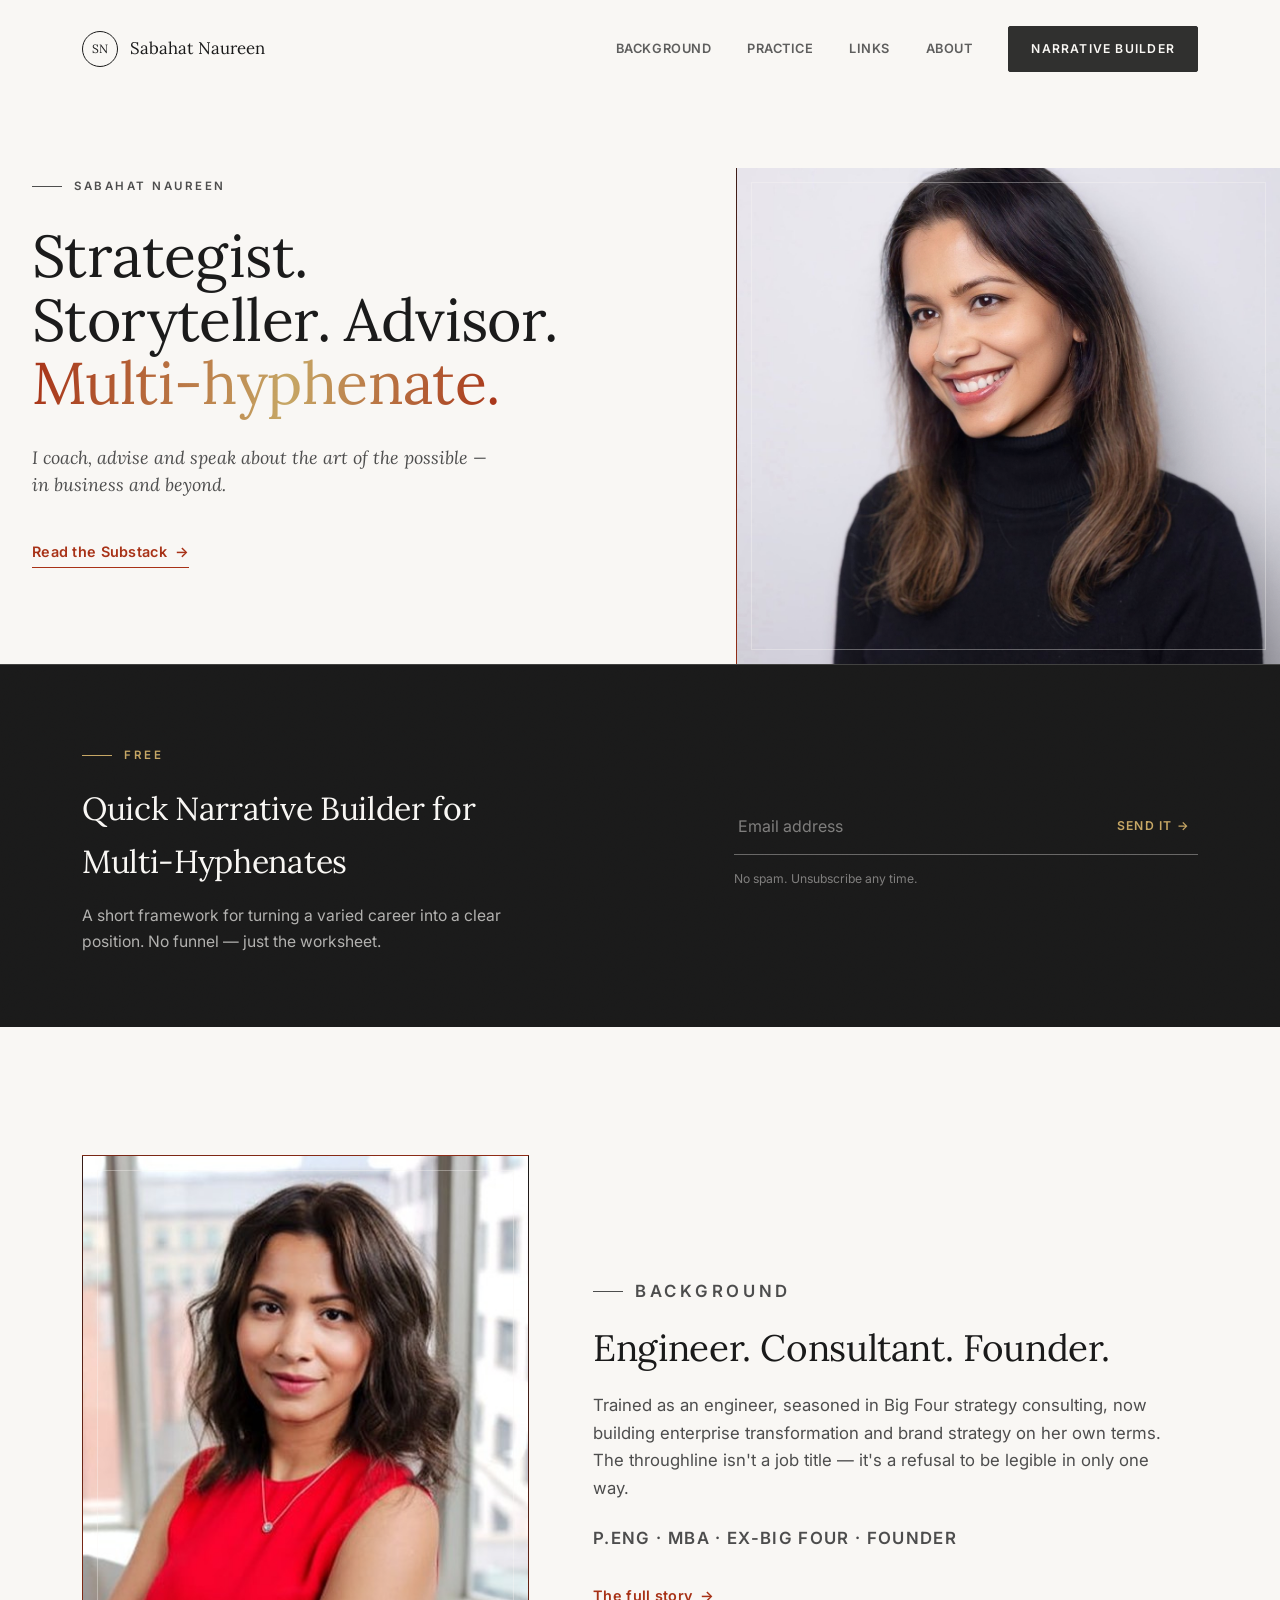
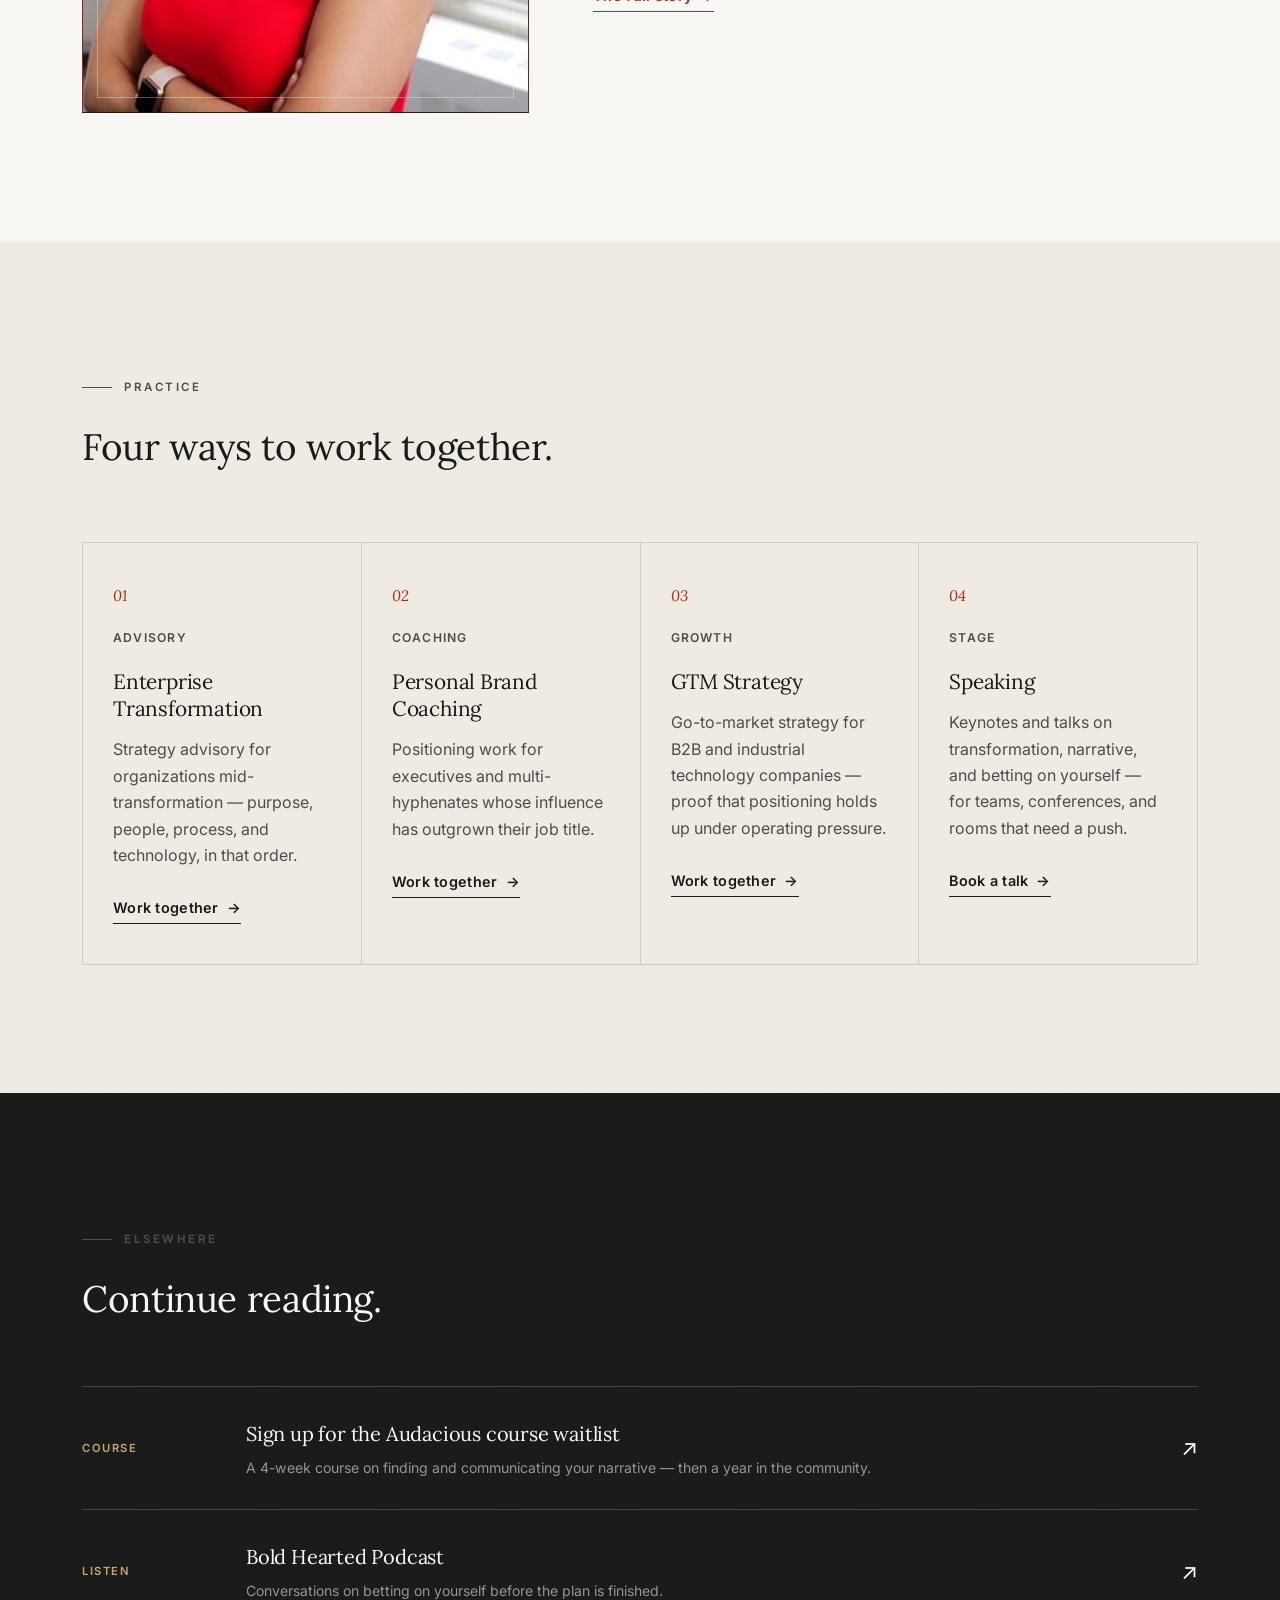
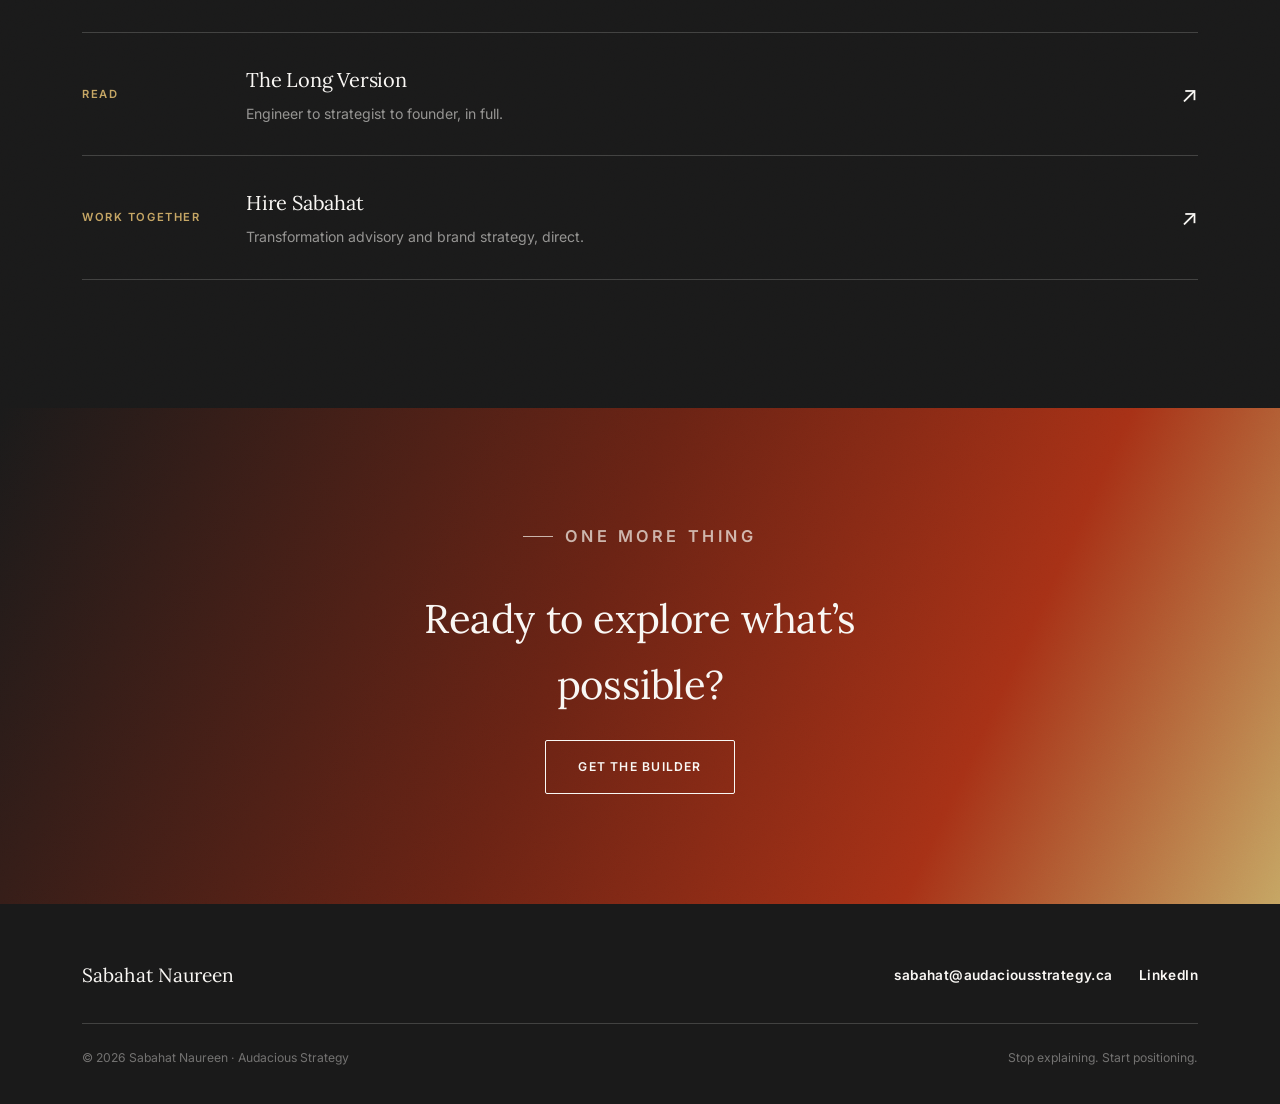
<file: index.html>
<!DOCTYPE html>
<html lang="en">
<head>
<meta charset="UTF-8">
<meta name="google-site-verification" content="Q75PWlkGe-RUHaIgs6eCNdro_2aiHlCtkUtiJMHM3zg" />
<meta name="viewport" content="width=device-width, initial-scale=1.0">
<title>Sabahat Naureen — Strategist. Storyteller. Advisor. Speaker. Multi-hyphenate.</title>
<meta name="description" content="Sabahat Naureen helps multi-hyphenate professionals turn a varied career into a clear position.">
<link rel="icon" type="image/svg+xml" href="favicon.svg">
<link rel="preconnect" href="https://fonts.googleapis.com">
<link rel="preconnect" href="https://fonts.gstatic.com" crossorigin>
<link href="https://fonts.googleapis.com/css2?family=Lora:ital,wght@0,400;0,500;0,600;1,400&family=Inter:wght@400;500;600;700&display=swap" rel="stylesheet">
<link rel="stylesheet" href="css/styles.css">
<link rel="canonical" href="https://sabahatnaureen.ca/">
<meta property="og:type" content="website">
<meta property="og:url" content="https://sabahatnaureen.ca/">
<meta property="og:title" content="Sabahat Naureen — Strategist. Storyteller. Advisor. Speaker.">
<meta property="og:description" content="I coach, advise and speak about the art of the possible — in business and beyond.">
<meta property="og:image" content="https://sabahatnaureen.ca/images/hero.jpg">
<meta name="twitter:card" content="summary_large_image">
<meta name="twitter:title" content="Sabahat Naureen — Strategist. Storyteller. Advisor. Speaker.">
<meta name="twitter:description" content="I coach, advise and speak about the art of the possible — in business and beyond.">
<meta name="twitter:image" content="https://sabahatnaureen.ca/images/hero.jpg">
<script type="application/ld+json">
{
  "@context": "https://schema.org",
  "@type": "Person",
  "name": "Sabahat Naureen",
  "url": "https://sabahatnaureen.ca",
  "jobTitle": "Strategist, Advisor, Speaker",
  "worksFor": {
    "@type": "Organization",
    "name": "Audacious Strategy",
    "url": "https://www.audaciousstrategy.ca"
  },
  "sameAs": [
    "https://www.linkedin.com/in/sabahatnaureen/",
    "https://sabahatnaureen.substack.com/",
    "https://shows.acast.com/boldhearted"
  ],
  "description": "Strategist, advisor and speaker helping multi-hyphenates turn a varied journey into a compelling story."
}
</script>
<!-- Google tag (gtag.js) -->
<script async src="https://www.googletagmanager.com/gtag/js?id=G-NDT0ZT0HWS"></script>
<script>
  window.dataLayer = window.dataLayer || [];
  function gtag(){dataLayer.push(arguments);}
  gtag('js', new Date());
  gtag('config', 'G-NDT0ZT0HWS');
</script>
</head>
<body>

<nav class="nav nav--on-light">
  <div class="container">
    <a href="#top" class="nav-mark">
      <span class="monogram">SN</span>
      Sabahat Naureen
    </a>
    <div class="nav-links">
      <a href="#why">Background</a>
      <a href="#what-i-do">Practice</a>
      <a href="#links">Links</a>
      <a href="about.html">About</a>
      <a href="#freebie" class="btn btn-primary nav-cta" data-scroll-to-freebie>Narrative Builder</a>
    </div>
    <button class="nav-toggle" aria-label="Toggle menu"><span></span></button>
  </div>
</nav>

<header class="hero has-grain" id="top">
  <div class="hero-grid">
    <div class="hero-text reveal is-visible">
      <p class="eyebrow hero-eyebrow">Sabahat Naureen</p>
      <h1>Strategist. Storyteller. Advisor. <span class="gradient-text">Multi&#8209;hyphenate.</span></h1>
      <p class="hero-sub">I coach, advise and speak about the art of the possible — in business and beyond.</p>
      <div class="hero-links">
        <a href="https://sabahatnaureen.substack.com/" target="_blank" rel="noopener" class="btn-link">
          Read the Substack <span class="arrow">→</span>
        </a>
      </div>
    </div>
    <div class="hero-photo reveal is-visible">
      <div class="photo-frame" style="--ratio: 4/5;">
        <img class="photo-real" src="images/hero.jpg" alt="Sabahat Naureen" onerror="this.style.display='none'" onload="this.nextElementSibling.style.display='none'">
        <div class="photo-mark">
          <svg viewBox="0 0 24 24" fill="none" stroke="currentColor" stroke-width="1"><rect x="2" y="5" width="20" height="15" rx="1"/><circle cx="12" cy="12.5" r="3.5"/><path d="M8 5l1.5-2h5L16 5"/></svg>
          <span>Editorial portrait — 4:5, swap for final photography</span>
        </div>
      </div>
    </div>
  </div>
</header>

<section class="freebie-strip has-grain" id="freebie">
  <div class="container freebie-grid">
    <div class="reveal">
      <p class="eyebrow">Free</p>
      <h2>Quick Narrative Builder for Multi&#8209;Hyphenates</h2>
      <p class="desc">A short framework for turning a varied career into a clear position. No funnel — just the worksheet.</p>
    </div>
    <div class="reveal">
      <form class="freebie-form" data-freebie-form action="https://assets.mailerlite.com/jsonp/1565123/forms/203706337704543257/subscribe" method="post" target="ml_frame_freebie">
        <label for="freebie-email" class="visually-hidden">Email address</label>
        <input id="freebie-email" type="email" name="fields[email]" placeholder="Email address" required autocomplete="email">
        <input type="hidden" name="ml-submit" value="1">
        <input type="hidden" name="anticsrf" value="true">
        <button type="submit">Send it →</button>
      </form>
      <iframe name="ml_frame_freebie" title="MailerLite" style="display:none" aria-hidden="true" tabindex="-1"></iframe>
      <div class="freebie-success" role="status">Sent. Check your inbox for the Narrative Builder.</div>
      <p class="freebie-fineprint">No spam. Unsubscribe any time.</p>
    </div>
  </div>
</section>

<section class="section section--paper" id="why">
  <div class="container about-teaser">
    <div class="photo reveal">
      <div class="photo-frame" style="--ratio: 4/5;">
        <img class="photo-real" src="images/background.jpg" alt="Sabahat Naureen" onerror="this.style.display='none'" onload="this.nextElementSibling.style.display='none'">
        <div class="photo-mark">
          <svg viewBox="0 0 24 24" fill="none" stroke="currentColor" stroke-width="1"><rect x="2" y="5" width="20" height="15" rx="1"/><circle cx="12" cy="12.5" r="3.5"/><path d="M8 5l1.5-2h5L16 5"/></svg>
          <span>Portrait — 4:5, swap for final photography</span>
        </div>
      </div>
    </div>
    <div class="reveal">
      <p class="eyebrow">Background</p>
      <h2>Engineer. Consultant. Founder.</h2>
      <p>Trained as an engineer, seasoned in Big Four strategy consulting, now building enterprise transformation and brand strategy on her own terms. The throughline isn't a job title — it's a refusal to be legible in only one way.</p>
      <p class="credential-line">P.Eng · MBA · Ex-Big Four · Founder</p>
      <a href="about.html" class="btn-link">The full story <span class="arrow">→</span></a>
    </div>
  </div>
</section>

<section class="section section--dim" id="what-i-do">
  <div class="container">
    <div class="reveal">
      <p class="eyebrow">Practice</p>
      <h2 style="max-width: 22ch; font-size: clamp(1.7rem, 3vw, 2.3rem); margin-top: 20px;">Four ways to work together.</h2>
    </div>

    <div class="work-grid">
      <div class="work-card reveal">
        <span class="index">01</span>
        <span class="role">Advisory</span>
        <h3>Enterprise Transformation</h3>
        <p class="desc">Strategy advisory for organizations mid-transformation — purpose, people, process, and technology, in that order.</p>
        <a href="https://www.audaciousstrategy.ca" target="_blank" rel="noopener" class="btn-link">Work together <span class="arrow">→</span></a>
      </div>

      <div class="work-card reveal">
        <span class="index">02</span>
        <span class="role">Coaching</span>
        <h3>Personal Brand Coaching</h3>
        <p class="desc">Positioning work for executives and multi-hyphenates whose influence has outgrown their job title.</p>
        <a href="mailto:sabahat@audaciousstrategy.ca?subject=Personal%20brand%20coaching" class="btn-link">Work together <span class="arrow">→</span></a>
      </div>

      <div class="work-card reveal">
        <span class="index">03</span>
        <span class="role">Growth</span>
        <h3>GTM Strategy</h3>
        <p class="desc">Go-to-market strategy for B2B and industrial technology companies — proof that positioning holds up under operating pressure.</p>
        <a href="mailto:sabahat@audaciousstrategy.ca?subject=GTM%20help%20needed" class="btn-link">Work together <span class="arrow">→</span></a>
      </div>

      <div class="work-card reveal">
        <span class="index">04</span>
        <span class="role">Stage</span>
        <h3>Speaking</h3>
        <p class="desc">Keynotes and talks on transformation, narrative, and betting on yourself — for teams, conferences, and rooms that need a push.</p>
        <a href="mailto:sabahat@audaciousstrategy.ca?subject=Speaking%20inquiry" class="btn-link">Book a talk <span class="arrow">→</span></a>
      </div>
    </div>
  </div>
</section>

<section class="section section--links has-grain" id="links">
  <div class="container">
    <div class="reveal">
      <p class="eyebrow">Elsewhere</p>
      <h2 style="color: var(--paper); font-size: clamp(1.7rem, 3vw, 2.3rem); margin-top: 20px;">Continue reading.</h2>
    </div>

    <div class="links-list">
      <a href="course.html" class="link-row reveal">
        <span class="label">Course</span>
        <div class="title-group">
          <h4>Sign up for the Audacious course waitlist</h4>
          <p class="desc">A 4-week course on finding and communicating your narrative — then a year in the community.</p>
        </div>
        <span class="go">↗</span>
      </a>

      <a href="https://shows.acast.com/boldhearted" target="_blank" rel="noopener" class="link-row reveal">
        <span class="label">Listen</span>
        <div class="title-group">
          <h4>Bold Hearted Podcast</h4>
          <p class="desc">Conversations on betting on yourself before the plan is finished.</p>
        </div>
        <span class="go">↗</span>
      </a>

      <a href="about.html" class="link-row reveal">
        <span class="label">Read</span>
        <div class="title-group">
          <h4>The Long Version</h4>
          <p class="desc">Engineer to strategist to founder, in full.</p>
        </div>
        <span class="go">↗</span>
      </a>

      <a href="mailto:sabahat@audaciousstrategy.ca?subject=Work%20with%20Sabahat" class="link-row reveal">
        <span class="label">Work together</span>
        <div class="title-group">
          <h4>Hire Sabahat</h4>
          <p class="desc">Transformation advisory and brand strategy, direct.</p>
        </div>
        <span class="go">↗</span>
      </a>
    </div>
  </div>
</section>

<section class="cta-band has-grain">
  <div class="container">
    <p class="eyebrow text-center mx-auto" style="justify-content:center; color: rgba(247,243,236,0.7);">One more thing</p>
    <h2 class="mx-auto">Ready to explore what’s possible?</h2>
    <a href="#freebie" class="btn btn-outline-light" data-scroll-to-freebie>Get the Builder</a>
  </div>
</section>

<footer class="footer">
  <div class="container">
    <div class="footer-top">
      <div class="footer-mark">Sabahat Naureen</div>
      <div class="footer-contacts">
        <a href="mailto:sabahat@audaciousstrategy.ca">sabahat@audaciousstrategy.ca</a>
        <a href="https://www.linkedin.com/in/sabahatnaureen/" target="_blank" rel="noopener">LinkedIn</a>
      </div>
    </div>
    <div class="footer-bottom">
      <span>&copy; <span id="year"></span> Sabahat Naureen · Audacious Strategy</span>
      <span>Stop explaining. Start positioning.</span>
    </div>
  </div>
</footer>

<script>document.getElementById("year").textContent = new Date().getFullYear();</script>
<script src="js/main.js"></script>
</body>
</html>
</file>
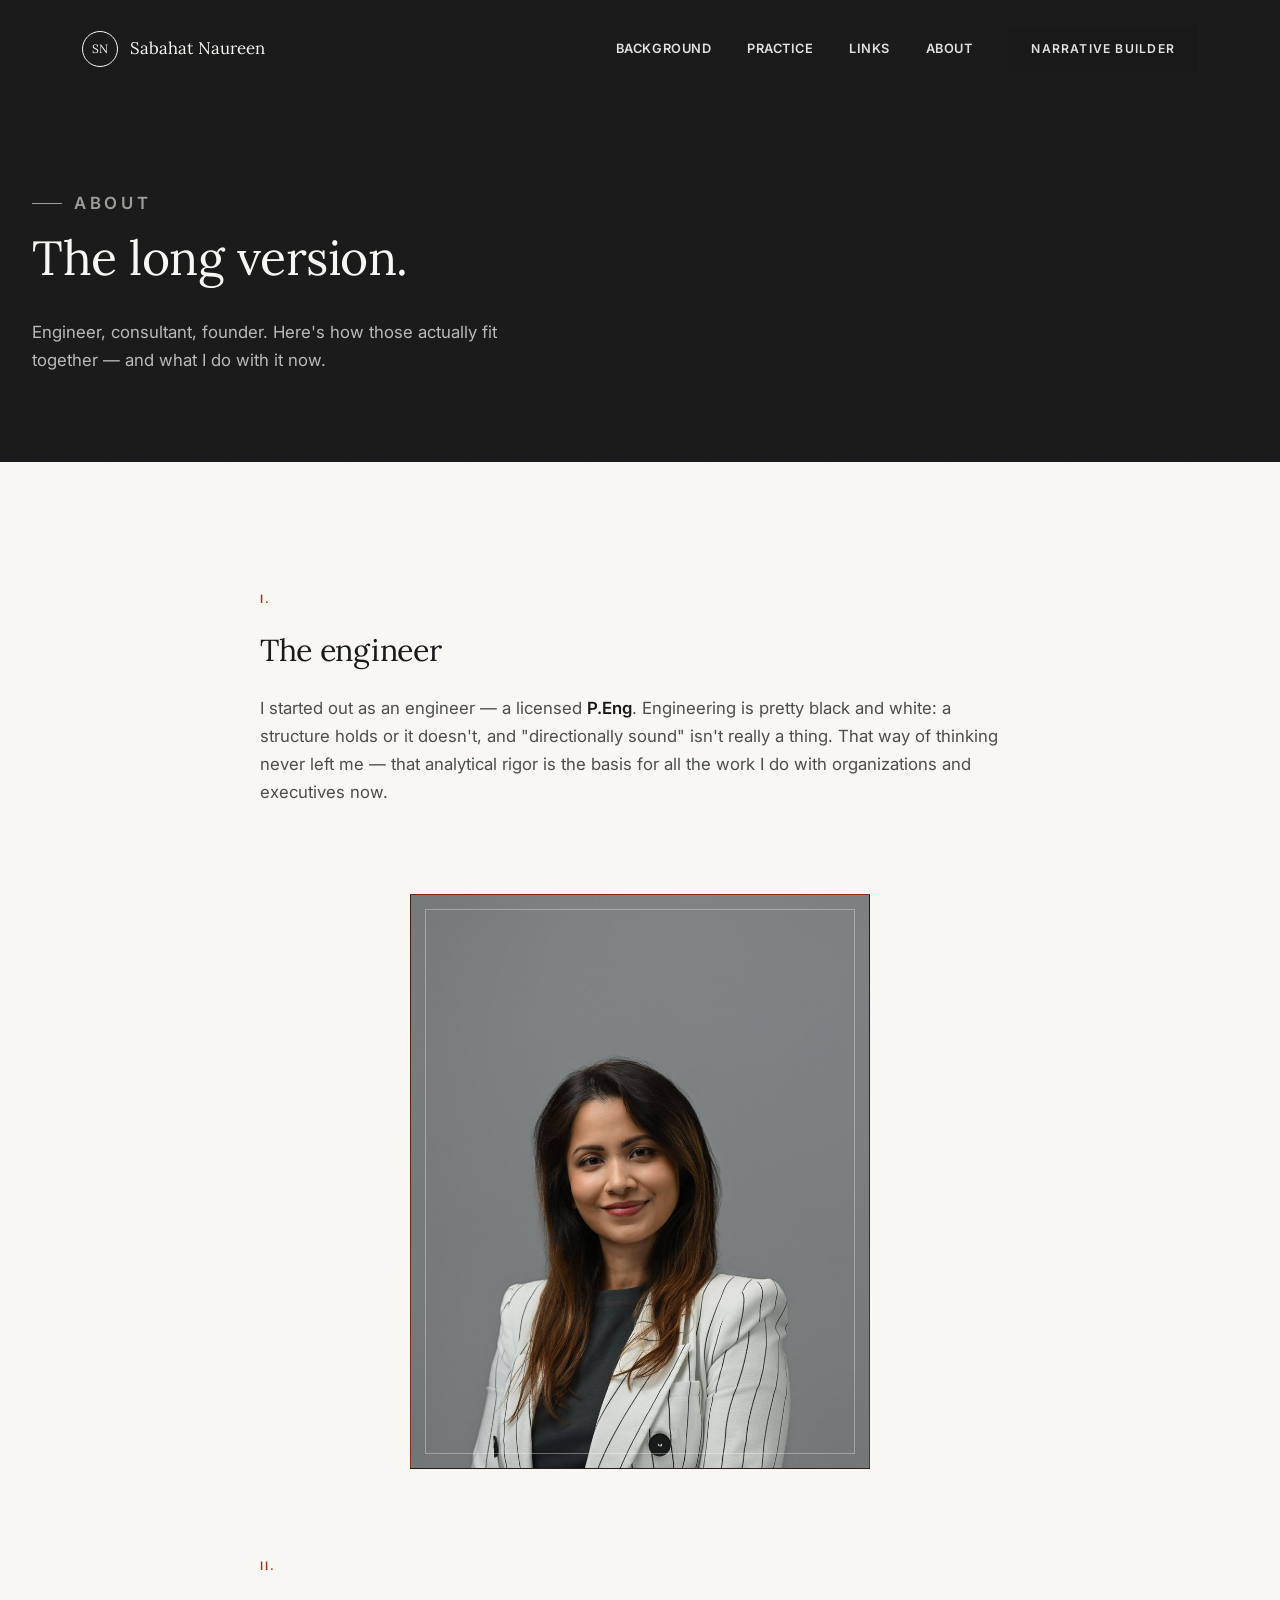
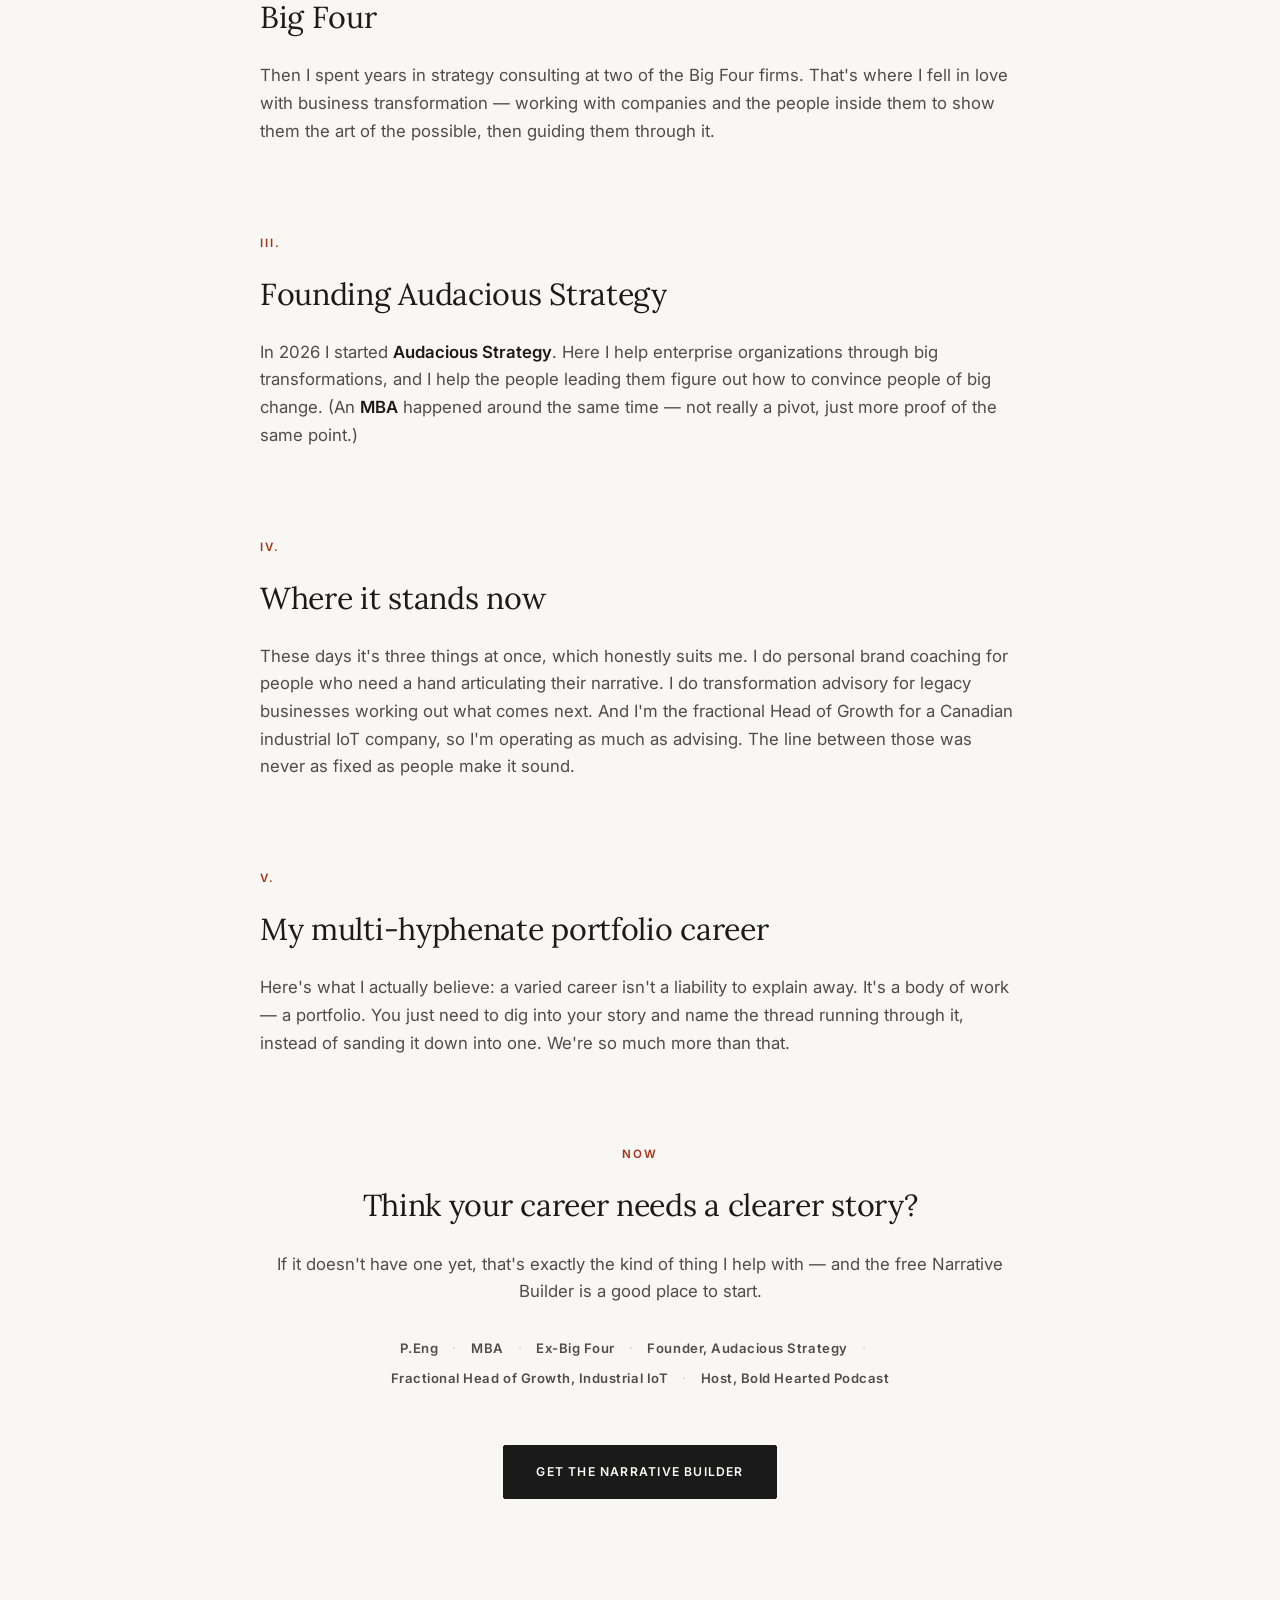
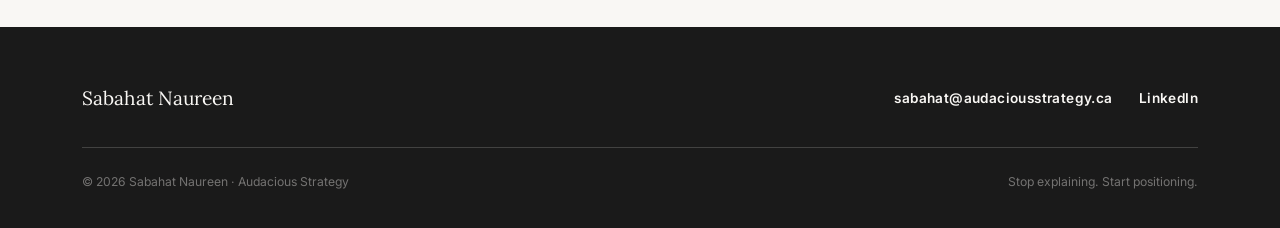
<file: about.html>
<!DOCTYPE html>
<html lang="en">
<head>
<meta charset="UTF-8">
<meta name="viewport" content="width=device-width, initial-scale=1.0">
<title>About — Sabahat Naureen</title>
<meta name="description" content="Engineer, Big Four strategist, founder — the full story behind Sabahat Naureen's positioning work.">
<link rel="icon" type="image/svg+xml" href="favicon.svg">
<link rel="preconnect" href="https://fonts.googleapis.com">
<link rel="preconnect" href="https://fonts.gstatic.com" crossorigin>
<link href="https://fonts.googleapis.com/css2?family=Lora:ital,wght@0,400;0,500;0,600;1,400&family=Inter:wght@400;500;600;700&display=swap" rel="stylesheet">
<link rel="stylesheet" href="css/styles.css">
<link rel="canonical" href="https://sabahatnaureen.ca/about.html">
<meta property="og:type" content="profile">
<meta property="og:url" content="https://sabahatnaureen.ca/about.html">
<meta property="og:title" content="About — Sabahat Naureen">
<meta property="og:description" content="Engineer, consultant, founder — how those actually fit together, and what I do with it now.">
<meta property="og:image" content="https://sabahatnaureen.ca/images/about-portrait.jpg">
<meta name="twitter:card" content="summary_large_image">
<!-- Google tag (gtag.js) -->
<script async src="https://www.googletagmanager.com/gtag/js?id=G-NDT0ZT0HWS"></script>
<script>
  window.dataLayer = window.dataLayer || [];
  function gtag(){dataLayer.push(arguments);}
  gtag('js', new Date());
  gtag('config', 'G-NDT0ZT0HWS');
</script>
</head>
<body>

<nav class="nav">
  <div class="container">
    <a href="index.html#top" class="nav-mark">
      <span class="monogram">SN</span>
      Sabahat Naureen
    </a>
    <div class="nav-links">
      <a href="index.html#why">Background</a>
      <a href="index.html#what-i-do">Practice</a>
      <a href="index.html#links">Links</a>
      <a href="about.html">About</a>
      <a href="index.html#freebie" class="btn btn-primary nav-cta">Narrative Builder</a>
    </div>
    <button class="nav-toggle" aria-label="Toggle menu"><span></span></button>
  </div>
</nav>

<header class="about-hero has-grain">
  <div class="about-hero-grid about-hero-grid--text">
    <div class="about-hero-text reveal is-visible">
      <p class="eyebrow" style="color: rgba(247,243,236,0.6);">About</p>
      <h1>The long version.</h1>
      <p>Engineer, consultant, founder. Here's how those actually fit together — and what I do with it now.</p>
    </div>
  </div>
</header>

<section class="section section--paper">
  <div class="container">
    <div class="story">

      <div class="story-block reveal">
        <span class="chapter">I.</span>
        <h2>The engineer</h2>
        <p>I started out as an engineer — a licensed <strong>P.Eng</strong>. Engineering is pretty black and white: a structure holds or it doesn't, and "directionally sound" isn't really a thing. That way of thinking never left me — that analytical rigor is the basis for all the work I do with organizations and executives now.</p>
      </div>

      <div class="story-photo reveal">
        <div class="photo-frame" style="--ratio: 4/5;">
          <img class="photo-real" src="images/about-portrait.jpg" alt="Sabahat Naureen" onerror="this.style.display='none'" onload="this.nextElementSibling.style.display='none'">
          <div class="photo-mark">
            <svg viewBox="0 0 24 24" fill="none" stroke="currentColor" stroke-width="1"><rect x="2" y="5" width="20" height="15" rx="1"/><circle cx="12" cy="12.5" r="3.5"/><path d="M8 5l1.5-2h5L16 5"/></svg>
            <span>Wide editorial image — swap for final photography</span>
          </div>
        </div>
      </div>

      <div class="story-block reveal">
        <span class="chapter">II.</span>
        <h2>Big Four</h2>
        <p>Then I spent years in strategy consulting at two of the Big Four firms. That's where I fell in love with business transformation — working with companies and the people inside them to show them the art of the possible, then guiding them through it.</p>
      </div>

      <div class="story-block reveal">
        <span class="chapter">III.</span>
        <h2>Founding Audacious Strategy</h2>
        <p>In 2026 I started <strong>Audacious Strategy</strong>. Here I help enterprise organizations through big transformations, and I help the people leading them figure out how to convince people of big change. (An <strong>MBA</strong> happened around the same time — not really a pivot, just more proof of the same point.)</p>
      </div>

      <div class="story-block reveal">
        <span class="chapter">IV.</span>
        <h2>Where it stands now</h2>
        <p>These days it's three things at once, which honestly suits me. I do personal brand coaching for people who need a hand articulating their narrative. I do transformation advisory for legacy businesses working out what comes next. And I'm the fractional Head of Growth for a Canadian industrial IoT company, so I'm operating as much as advising. The line between those was never as fixed as people make it sound.</p>
      </div>

      <div class="story-block reveal">
        <span class="chapter">V.</span>
        <h2>My multi-hyphenate portfolio career</h2>
        <p>Here's what I actually believe: a varied career isn't a liability to explain away. It's a body of work — a portfolio. You just need to dig into your story and name the thread running through it, instead of sanding it down into one. We're so much more than that.</p>
      </div>

      <div class="story-block reveal text-center">
        <span class="chapter">Now</span>
        <h2>Think your career needs a clearer story?</h2>
        <p class="max-measure mx-auto">If it doesn't have one yet, that's exactly the kind of thing I help with — and the free Narrative Builder is a good place to start.</p>
        <div class="credentials-list">
          <span>P.Eng</span>
          <span>MBA</span>
          <span>Ex-Big Four</span>
          <span>Founder, Audacious Strategy</span>
          <span>Fractional Head of Growth, Industrial IoT</span>
          <span>Host, Bold Hearted Podcast</span>
        </div>
        <p class="mt-56"><a href="index.html#freebie" class="btn btn-primary">Get the Narrative Builder</a></p>
      </div>

    </div>
  </div>
</section>

<footer class="footer">
  <div class="container">
    <div class="footer-top">
      <div class="footer-mark">Sabahat Naureen</div>
      <div class="footer-contacts">
        <a href="mailto:sabahat@audaciousstrategy.ca">sabahat@audaciousstrategy.ca</a>
        <a href="#" data-todo-link="LinkedIn profile URL isn't wired up yet — add the real URL.">LinkedIn</a>
      </div>
    </div>
    <div class="footer-bottom">
      <span>&copy; <span id="year"></span> Sabahat Naureen · Audacious Strategy</span>
      <span>Stop explaining. Start positioning.</span>
    </div>
  </div>
</footer>

<script>document.getElementById("year").textContent = new Date().getFullYear();</script>
<script src="js/main.js"></script>
</body>
</html>
</file>
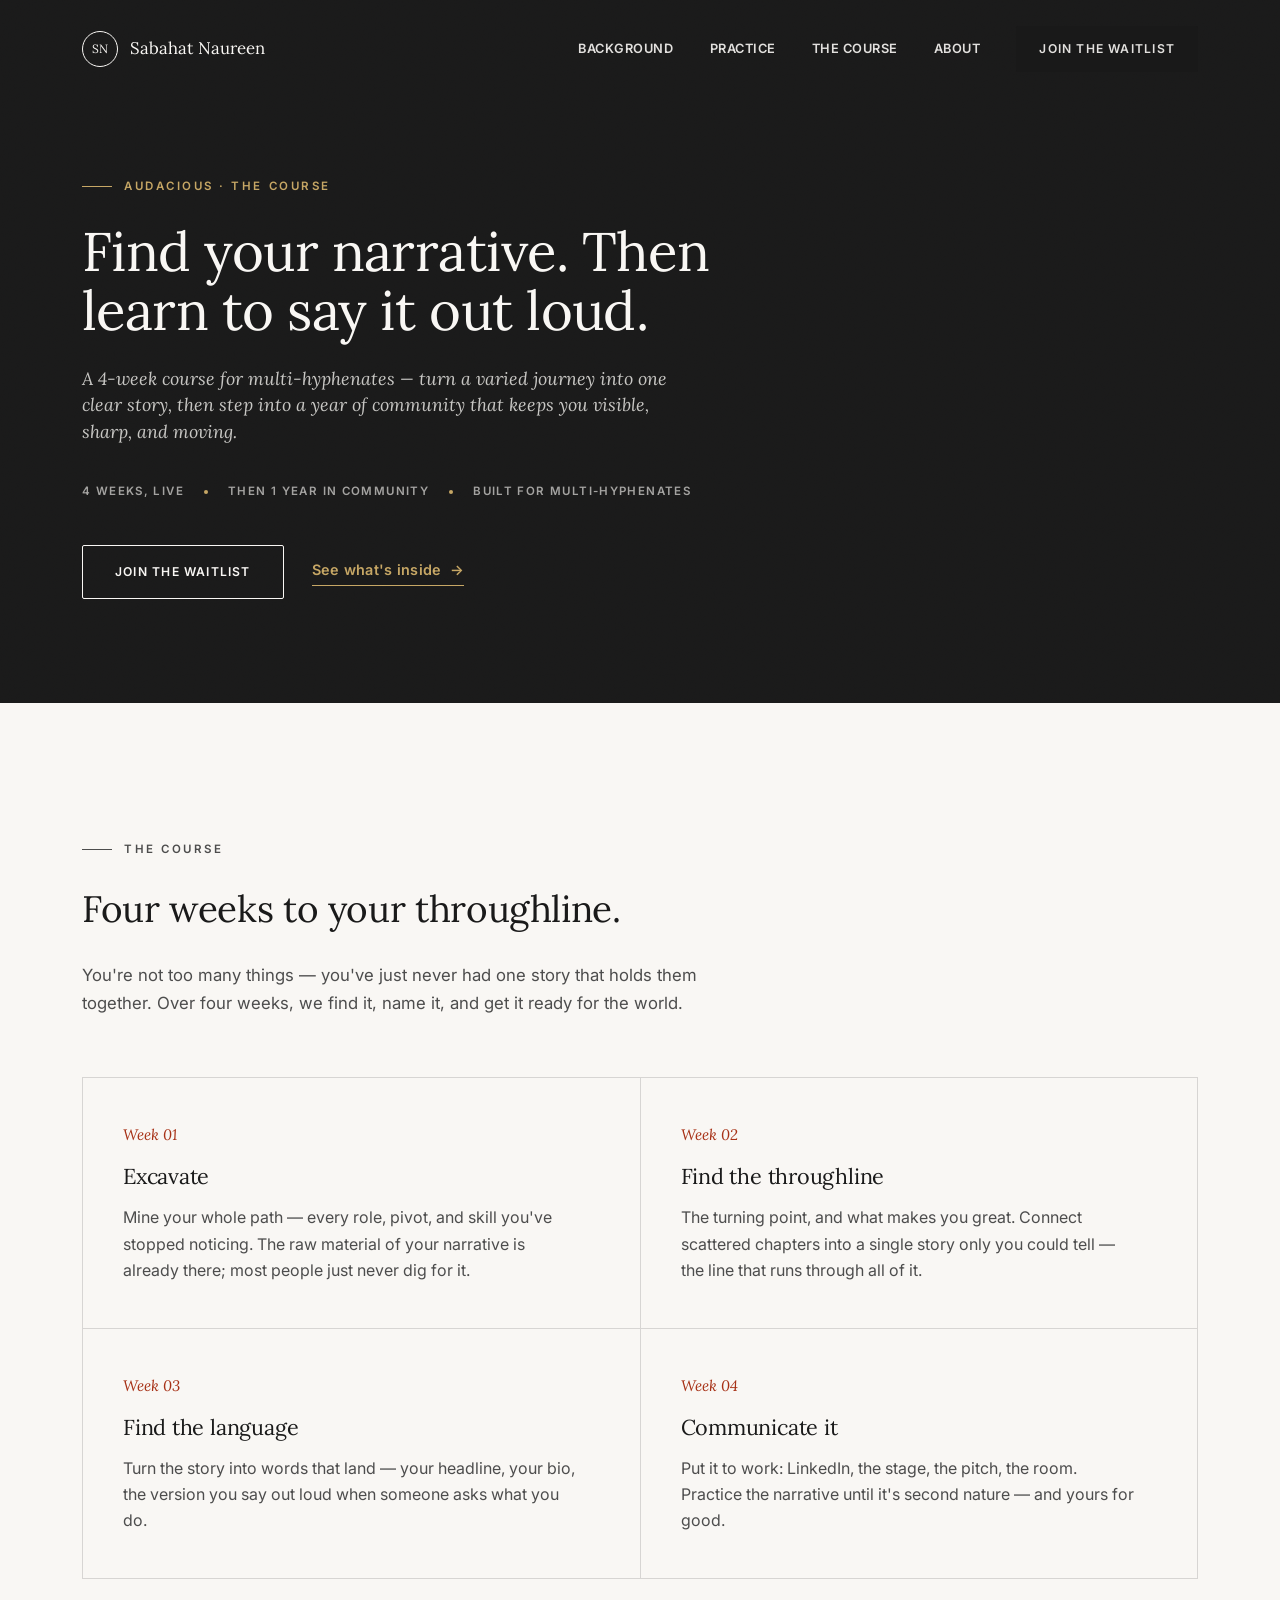
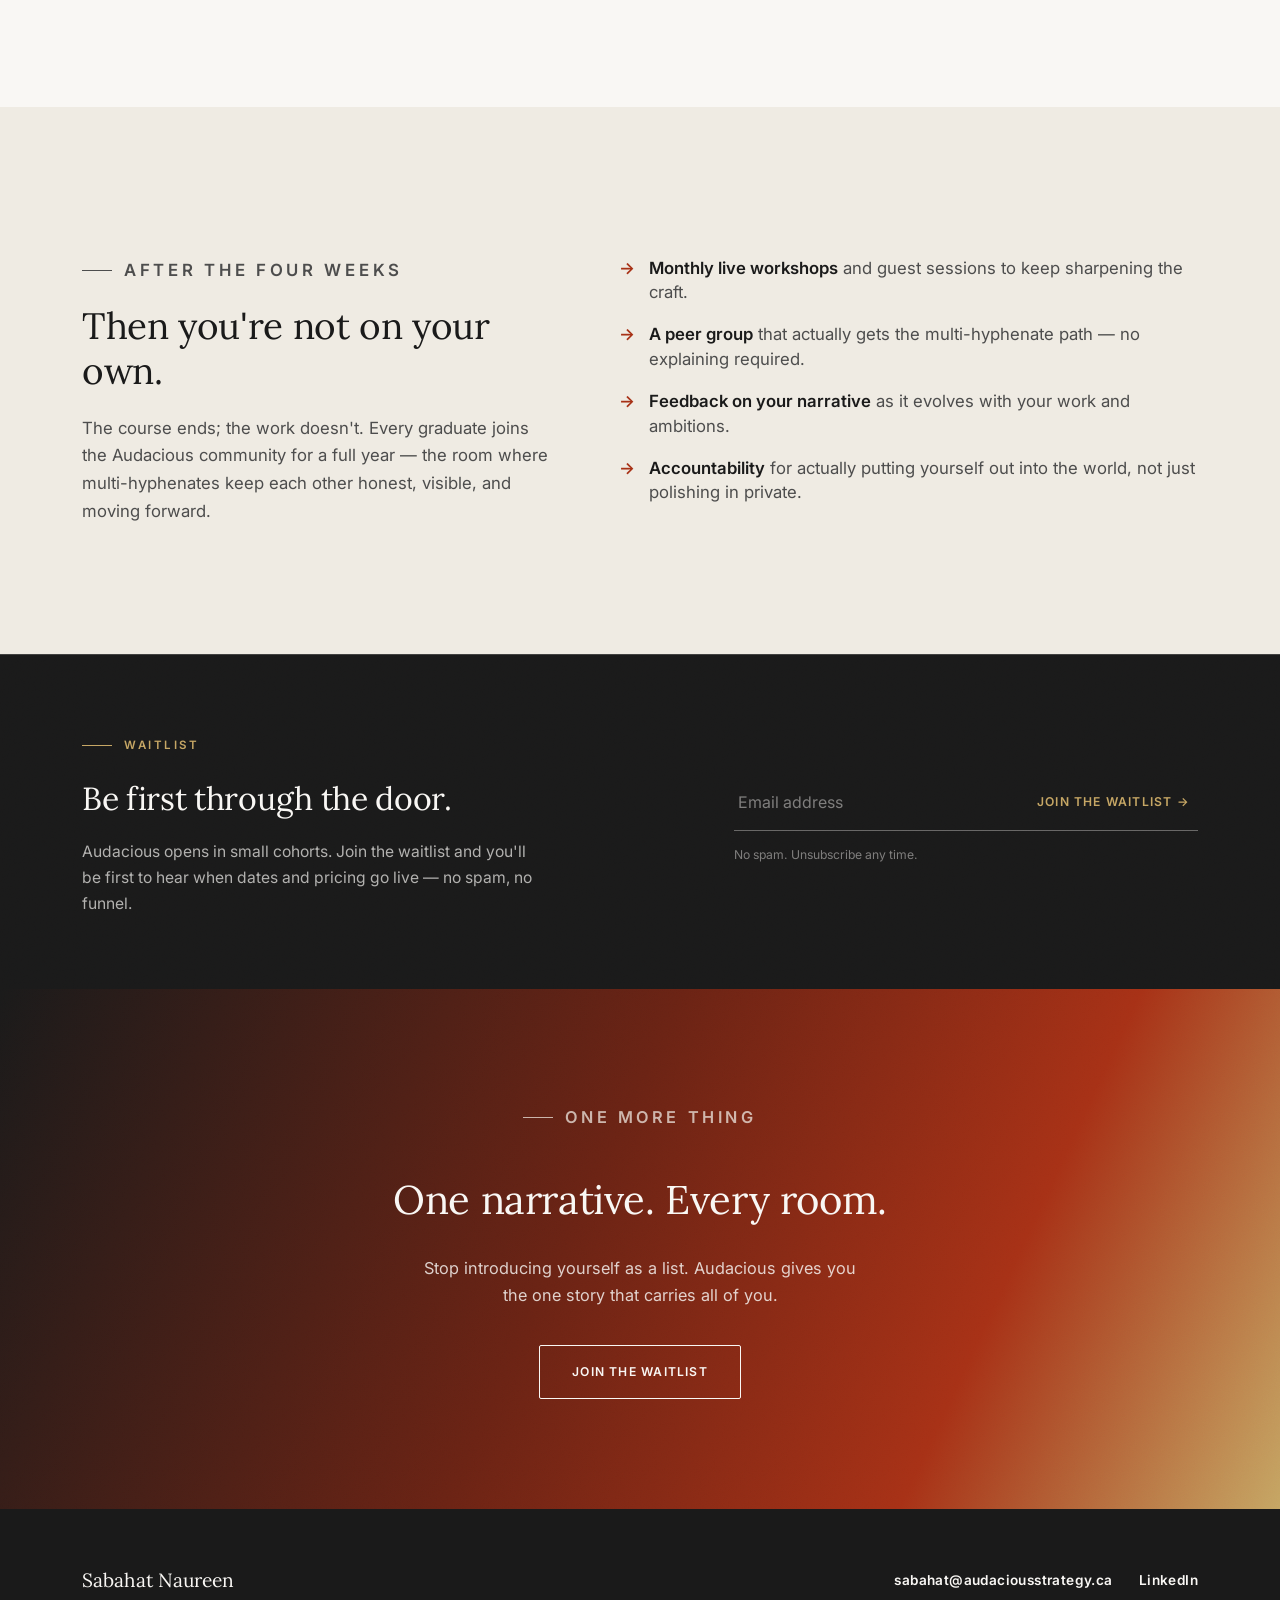
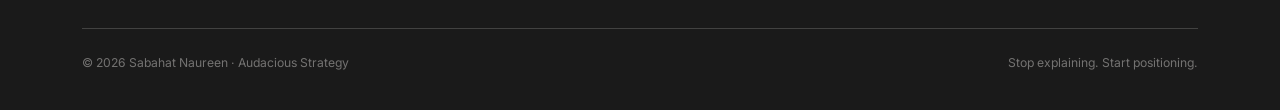
<file: course.html>
<!DOCTYPE html>
<html lang="en">
<head>
<meta charset="UTF-8">
<meta name="viewport" content="width=device-width, initial-scale=1.0">
<title>Audacious — The Course | Sabahat Naureen</title>
<meta name="description" content="Audacious is a 4-week course for multi-hyphenates on finding and communicating your narrative — followed by a year in the community. Join the waitlist.">
<link rel="icon" type="image/svg+xml" href="favicon.svg">
<link rel="preconnect" href="https://fonts.googleapis.com">
<link rel="preconnect" href="https://fonts.gstatic.com" crossorigin>
<link href="https://fonts.googleapis.com/css2?family=Lora:ital,wght@0,400;0,500;0,600;1,400&family=Inter:wght@400;500;600;700&display=swap" rel="stylesheet">
<link rel="stylesheet" href="css/styles.css">
<link rel="canonical" href="https://sabahatnaureen.ca/course.html">
<meta property="og:type" content="website">
<meta property="og:url" content="https://sabahatnaureen.ca/course.html">
<meta property="og:title" content="Audacious — The Course | Sabahat Naureen">
<meta property="og:description" content="A 4-week course for multi-hyphenates on finding and communicating your narrative — then a year in the community.">
<meta property="og:image" content="https://sabahatnaureen.ca/images/hero.jpg">
<meta name="twitter:card" content="summary_large_image">
<!-- Google tag (gtag.js) -->
<script async src="https://www.googletagmanager.com/gtag/js?id=G-NDT0ZT0HWS"></script>
<script>
  window.dataLayer = window.dataLayer || [];
  function gtag(){dataLayer.push(arguments);}
  gtag('js', new Date());
  gtag('config', 'G-NDT0ZT0HWS');
</script>
</head>
<body>

<nav class="nav">
  <div class="container">
    <a href="index.html#top" class="nav-mark">
      <span class="monogram">SN</span>
      Sabahat Naureen
    </a>
    <div class="nav-links">
      <a href="index.html#why">Background</a>
      <a href="index.html#what-i-do">Practice</a>
      <a href="#curriculum">The Course</a>
      <a href="about.html">About</a>
      <a href="#waitlist" class="btn btn-primary nav-cta">Join the waitlist</a>
    </div>
    <button class="nav-toggle" aria-label="Toggle menu"><span></span></button>
  </div>
</nav>

<header class="course-hero has-grain" id="top">
  <div class="container">
    <div class="reveal is-visible">
      <p class="eyebrow">Audacious · The Course</p>
      <h1>Find your narrative. Then learn to say it out loud.</h1>
      <p class="lead">A 4-week course for multi-hyphenates — turn a varied journey into one clear story, then step into a year of community that keeps you visible, sharp, and moving.</p>
      <div class="hero-meta">
        <span>4 weeks, live</span>
        <span>Then 1 year in community</span>
        <span>Built for multi-hyphenates</span>
      </div>
      <div class="hero-actions">
        <a href="#waitlist" class="btn btn-outline-light">Join the waitlist</a>
        <a href="#curriculum" class="btn-link">See what's inside <span class="arrow">→</span></a>
      </div>
    </div>
  </div>
</header>

<section class="section section--paper" id="curriculum">
  <div class="container">
    <div class="reveal">
      <p class="eyebrow">The Course</p>
      <h2 style="max-width: 24ch; font-size: clamp(1.7rem, 3vw, 2.3rem); margin-top: 20px;">Four weeks to your throughline.</h2>
      <p style="margin-top: 22px; max-width: 58ch; color: var(--ink-soft); font-size: 1.05rem;">You're not too many things — you've just never had one story that holds them together. Over four weeks, we find it, name it, and get it ready for the world.</p>
    </div>

    <div class="week-grid">
      <div class="week-card reveal">
        <span class="wk">Week 01</span>
        <h3>Excavate</h3>
        <p>Mine your whole path — every role, pivot, and skill you've stopped noticing. The raw material of your narrative is already there; most people just never dig for it.</p>
      </div>
      <div class="week-card reveal">
        <span class="wk">Week 02</span>
        <h3>Find the throughline</h3>
        <p>The turning point, and what makes you great. Connect scattered chapters into a single story only you could tell — the line that runs through all of it.</p>
      </div>
      <div class="week-card reveal">
        <span class="wk">Week 03</span>
        <h3>Find the language</h3>
        <p>Turn the story into words that land — your headline, your bio, the version you say out loud when someone asks what you do.</p>
      </div>
      <div class="week-card reveal">
        <span class="wk">Week 04</span>
        <h3>Communicate it</h3>
        <p>Put it to work: LinkedIn, the stage, the pitch, the room. Practice the narrative until it's second nature — and yours for good.</p>
      </div>
    </div>
  </div>
</section>

<section class="section section--dim">
  <div class="container community-grid">
    <div class="reveal">
      <p class="eyebrow">After the four weeks</p>
      <h2>Then you're not on your own.</h2>
      <p>The course ends; the work doesn't. Every graduate joins the Audacious community for a full year — the room where multi-hyphenates keep each other honest, visible, and moving forward.</p>
    </div>
    <div class="reveal">
      <ul class="included-list">
        <li><strong>Monthly live workshops</strong> and guest sessions to keep sharpening the craft.</li>
        <li><strong>A peer group</strong> that actually gets the multi-hyphenate path — no explaining required.</li>
        <li><strong>Feedback on your narrative</strong> as it evolves with your work and ambitions.</li>
        <li><strong>Accountability</strong> for actually putting yourself out into the world, not just polishing in private.</li>
      </ul>
    </div>
  </div>
</section>

<section class="freebie-strip has-grain" id="waitlist">
  <div class="container freebie-grid">
    <div class="reveal">
      <p class="eyebrow">Waitlist</p>
      <h2>Be first through the door.</h2>
      <p class="desc">Audacious opens in small cohorts. Join the waitlist and you'll be first to hear when dates and pricing go live — no spam, no funnel.</p>
    </div>
    <div class="reveal">
      <form class="freebie-form" data-freebie-form action="https://assets.mailerlite.com/jsonp/1565123/forms/203707099518076335/subscribe" method="post" target="ml_frame_waitlist">
        <label for="waitlist-email" class="visually-hidden">Email address</label>
        <input id="waitlist-email" type="email" name="fields[email]" placeholder="Email address" required autocomplete="email">
        <input type="hidden" name="ml-submit" value="1">
        <input type="hidden" name="anticsrf" value="true">
        <button type="submit">Join the waitlist →</button>
      </form>
      <iframe name="ml_frame_waitlist" title="MailerLite" style="display:none" aria-hidden="true" tabindex="-1"></iframe>
      <div class="freebie-success" role="status">You're on the list. I'll be in touch when the next cohort opens.</div>
      <p class="freebie-fineprint">No spam. Unsubscribe any time.</p>
    </div>
  </div>
</section>

<section class="cta-band has-grain">
  <div class="container">
    <p class="eyebrow text-center mx-auto" style="justify-content:center; color: rgba(247,243,236,0.7);">One more thing</p>
    <h2 class="mx-auto">One narrative. Every room.</h2>
    <p class="mx-auto">Stop introducing yourself as a list. Audacious gives you the one story that carries all of you.</p>
    <a href="#waitlist" class="btn btn-outline-light">Join the waitlist</a>
  </div>
</section>

<footer class="footer">
  <div class="container">
    <div class="footer-top">
      <div class="footer-mark">Sabahat Naureen</div>
      <div class="footer-contacts">
        <a href="mailto:sabahat@audaciousstrategy.ca">sabahat@audaciousstrategy.ca</a>
        <a href="https://www.linkedin.com/in/sabahatnaureen/" target="_blank" rel="noopener">LinkedIn</a>
      </div>
    </div>
    <div class="footer-bottom">
      <span>&copy; <span id="year"></span> Sabahat Naureen · Audacious Strategy</span>
      <span>Stop explaining. Start positioning.</span>
    </div>
  </div>
</footer>

<script>document.getElementById("year").textContent = new Date().getFullYear();</script>
<script src="js/main.js"></script>
</body>
</html>
</file>
<file: css/styles.css>
/* ==========================================================================
   Sabahat Naureen — Personal Brand Site
   Editorial system: high contrast, minimal ornament, generous whitespace.
   ========================================================================== */

:root {
  /* --- Palette: Audacious Strategy brand guidelines --- */
  --ink: #1a1a1a;
  --ink-soft: #4d4d4d;
  --charcoal: #1a1a1a;
  --paper: #f9f7f4;
  --paper-dim: #efebe3;
  --line: rgba(26, 26, 26, 0.15);
  --line-dark: rgba(249, 247, 244, 0.18);
  --rust: #a73116;
  --rust-dark: #551a0b;
  --amber: #c6a664;
  --clay: #6b2314;
  --gray: #b8b8b8;

  --gradient-sunset: linear-gradient(115deg, var(--charcoal) 0%, var(--clay) 45%, var(--rust) 75%, var(--amber) 100%);
  --gradient-duotone: linear-gradient(160deg, var(--charcoal) 0%, var(--clay) 55%, var(--rust) 100%);

  --font-display: "Lora", "Iowan Old Style", Georgia, serif;
  --font-body: "Inter", -apple-system, BlinkMacSystemFont, "Segoe UI", sans-serif;

  --container: 1180px;
  --radius: 2px;

  color-scheme: light;
}

/* --- Reset --- */
*, *::before, *::after { box-sizing: border-box; }
html { scroll-behavior: smooth; }
@media (prefers-reduced-motion: reduce) {
  html { scroll-behavior: auto; }
  *, *::before, *::after { animation-duration: 0.001ms !important; animation-iteration-count: 1 !important; transition-duration: 0.001ms !important; scroll-behavior: auto !important; }
}
body {
  margin: 0;
  background: var(--paper);
  color: var(--ink);
  font-family: var(--font-body);
  font-size: 16px;
  line-height: 1.65;
  -webkit-font-smoothing: antialiased;
  overflow-x: hidden;
}
img, svg { display: block; max-width: 100%; }
a { color: inherit; text-decoration: none; }
h1, h2, h3, h4 { font-family: var(--font-display); margin: 0; font-weight: 400; letter-spacing: -0.01em; }
p { margin: 0; }
button { font: inherit; cursor: pointer; }
ul { margin: 0; padding: 0; list-style: none; }

.has-grain { position: relative; }
.has-grain::before {
  content: "";
  position: absolute;
  inset: 0;
  pointer-events: none;
  opacity: 0.035;
  mix-blend-mode: overlay;
  background-image: url("data:image/svg+xml;utf8,<svg xmlns='http://www.w3.org/2000/svg' width='120' height='120'><filter id='n'><feTurbulence type='fractalNoise' baseFrequency='0.85' numOctaves='2' stitchTiles='stitch'/></filter><rect width='100%25' height='100%25' filter='url(%23n)'/></svg>");
  z-index: 1;
}

.container {
  width: 100%;
  max-width: var(--container);
  margin: 0 auto;
  padding: 0 32px;
}

.eyebrow {
  display: inline-flex;
  align-items: center;
  gap: 12px;
  font-family: var(--font-body);
  font-size: 0.72rem;
  font-weight: 600;
  letter-spacing: 0.22em;
  text-transform: uppercase;
  color: var(--ink-soft);
}
.eyebrow::before {
  content: "";
  width: 30px;
  height: 1px;
  background: currentColor;
  display: inline-block;
}

.rule { border: none; border-top: 1px solid var(--line); margin: 0; }
.rule--dark { border-top-color: var(--line-dark); }

.section { position: relative; padding: 128px 0; }
@media (max-width: 720px) { .section { padding: 84px 0; } }
.section--paper { background: var(--paper); }
.section--dim { background: var(--paper-dim); }
.section--dark { background: var(--charcoal); color: var(--paper); }

/* --- Buttons & links --- */
.btn {
  display: inline-flex;
  align-items: center;
  justify-content: center;
  gap: 10px;
  padding: 16px 32px;
  border-radius: var(--radius);
  border: 1px solid var(--ink);
  background: transparent;
  color: var(--ink);
  font-family: var(--font-body);
  font-weight: 600;
  font-size: 0.76rem;
  letter-spacing: 0.1em;
  text-transform: uppercase;
  white-space: nowrap;
  transition: background 0.25s ease, color 0.25s ease, border-color 0.25s ease;
}
.btn-primary { background: var(--ink); color: var(--paper); }
.btn-primary:hover { background: var(--rust); border-color: var(--rust); }
.btn-outline-light { border-color: var(--paper); color: var(--paper); }
.btn-outline-light:hover { background: var(--paper); color: var(--ink); }

.btn-link {
  display: inline-flex;
  align-items: center;
  gap: 8px;
  font-size: 0.9rem;
  font-weight: 600;
  letter-spacing: 0.02em;
  border-bottom: 1px solid currentColor;
  padding-bottom: 3px;
}
.btn-link .arrow { transition: transform 0.2s ease; }
.btn-link:hover .arrow { transform: translateX(4px); }

/* ==========================================================================
   Photo placeholders — editorial duotone blocks standing in for photography
   ========================================================================== */
.photo {
  display: flex;
  flex-direction: column;
  gap: 12px;
}
.photo-frame {
  position: relative;
  width: 100%;
  aspect-ratio: var(--ratio, 4 / 5);
  background: var(--gradient-duotone);
  border: 1px solid var(--line);
  display: flex;
  align-items: center;
  justify-content: center;
  overflow: hidden;
}
.photo-frame::after {
  content: "";
  position: absolute;
  inset: 14px;
  border: 1px solid rgba(249, 247, 244, 0.35);
  pointer-events: none;
}
/* Once a real photo is dropped in, an <img class="photo-real"> fills the frame
   and the inset border above sits on top of it as a thin editorial keyline. */
.photo-frame .photo-real {
  position: absolute;
  inset: 0;
  width: 100%;
  height: 100%;
  object-fit: cover;
  z-index: 0;
}
.photo-frame .photo-mark {
  position: relative;
  z-index: 1;
  display: flex;
  flex-direction: column;
  align-items: center;
  gap: 14px;
  color: rgba(249, 247, 244, 0.82);
  text-align: center;
  padding: 24px;
}
.photo-frame .photo-mark svg { width: 34px; height: 34px; opacity: 0.85; }
.photo-frame .photo-mark span {
  font-size: 0.68rem;
  font-weight: 600;
  letter-spacing: 0.16em;
  text-transform: uppercase;
  max-width: 22ch;
  line-height: 1.5;
}
.photo-caption {
  font-family: var(--font-display);
  font-style: italic;
  font-size: 0.85rem;
  color: var(--ink-soft);
}

/* ==========================================================================
   Nav
   ========================================================================== */
.nav {
  position: fixed;
  top: 0;
  left: 0;
  right: 0;
  z-index: 100;
  padding: 26px 0;
  transition: background 0.3s ease, padding 0.3s ease, border-color 0.3s ease;
  border-bottom: 1px solid transparent;
}
.nav .container { display: flex; align-items: center; justify-content: space-between; }
.nav.is-scrolled {
  background: rgba(249, 247, 244, 0.94);
  backdrop-filter: blur(10px);
  padding: 16px 0;
  border-bottom-color: var(--line);
}
.nav-mark {
  display: flex;
  align-items: center;
  gap: 12px;
  font-family: var(--font-display);
  font-weight: 400;
  font-size: 1.05rem;
  color: var(--paper);
  transition: color 0.3s ease;
}
.nav.is-scrolled .nav-mark { color: var(--ink); }
.nav-mark .monogram {
  width: 36px;
  height: 36px;
  border-radius: 50%;
  border: 1px solid currentColor;
  display: flex;
  align-items: center;
  justify-content: center;
  font-size: 0.75rem;
  letter-spacing: 0.04em;
}
.nav-links {
  display: flex;
  align-items: center;
  gap: 36px;
  font-size: 0.8rem;
  font-weight: 600;
  letter-spacing: 0.04em;
  text-transform: uppercase;
  color: var(--paper);
  transition: color 0.3s ease;
}
.nav.is-scrolled .nav-links { color: var(--ink-soft); }
.nav-links a { opacity: 0.9; transition: opacity 0.2s ease; }
.nav-links a:hover { opacity: 1; }
.nav-cta { padding: 12px 22px; }
.nav-toggle {
  display: none;
  background: none;
  border: none;
  width: 40px;
  height: 40px;
  align-items: center;
  justify-content: center;
}
.nav-toggle span, .nav-toggle span::before, .nav-toggle span::after {
  content: "";
  display: block;
  width: 22px;
  height: 1px;
  background: var(--paper);
  position: relative;
  transition: all 0.25s ease;
}
.nav.is-scrolled .nav-toggle span,
.nav.is-scrolled .nav-toggle span::before,
.nav.is-scrolled .nav-toggle span::after { background: var(--ink); }

/* Homepage hero is now a light background, so its nav needs dark text by default too */
.nav--on-light .nav-mark { color: var(--ink); }
.nav--on-light .nav-links { color: var(--ink-soft); }
.nav--on-light .nav-toggle span,
.nav--on-light .nav-toggle span::before,
.nav--on-light .nav-toggle span::after { background: var(--ink); }
.nav-toggle span::before { position: absolute; top: -7px; }
.nav-toggle span::after { position: absolute; top: 7px; }

@media (max-width: 900px) {
  .nav-links {
    position: fixed;
    inset: 0 0 auto auto;
    top: 0;
    height: 100vh;
    width: min(320px, 82vw);
    background: var(--charcoal);
    color: var(--paper);
    flex-direction: column;
    align-items: flex-start;
    justify-content: center;
    gap: 30px;
    padding: 40px;
    transform: translateX(100%);
    transition: transform 0.4s ease;
    font-size: 1rem;
  }
  .nav-links.is-open { transform: translateX(0); }
  .nav-toggle { display: flex; }
  .nav-cta { display: none; }
}

/* ==========================================================================
   Hero — typographic, split with a single large portrait placeholder
   ========================================================================== */
.hero {
  position: relative;
  background: var(--paper);
  color: var(--ink);
  padding-top: 168px;
  padding-bottom: 0;
  overflow: hidden;
}
.hero-grid {
  display: grid;
  grid-template-columns: 1.15fr 0.85fr;
  align-items: end;
  gap: 0;
}
@media (max-width: 980px) {
  .hero-grid { grid-template-columns: 1fr; }
}
.hero-text {
  padding: 0 32px 96px;
  max-width: 640px;
}
.hero-eyebrow { color: var(--ink-soft); margin-bottom: 28px; }
.hero h1 {
  font-size: clamp(2.3rem, 4.6vw, 3.7rem);
  line-height: 1.08;
  color: var(--ink);
}
.gradient-text {
  background: linear-gradient(100deg, var(--rust) 0%, var(--amber) 55%, var(--rust) 100%);
  -webkit-background-clip: text;
  background-clip: text;
  color: transparent;
}
.hero-sub {
  margin-top: 30px;
  font-size: clamp(1.05rem, 1.4vw, 1.2rem);
  color: var(--ink-soft);
  max-width: 42ch;
  font-family: var(--font-display);
  font-style: italic;
  font-weight: 400;
  line-height: 1.5;
}
.hero-links {
  margin-top: 42px;
  display: flex;
  align-items: center;
  gap: 32px;
  flex-wrap: wrap;
}
.hero-links .btn-link { color: var(--rust); }

.hero-photo {
  position: relative;
  height: 100%;
  min-height: 420px;
}
.hero-photo .photo-frame {
  aspect-ratio: auto;
  height: 100%;
  min-height: 420px;
  border: none;
  border-left: 1px solid var(--line);
}
@media (max-width: 980px) {
  .hero-photo .photo-frame { min-height: 320px; }
}

/* ==========================================================================
   Freebie strip — full-width, high-contrast conversion band
   ========================================================================== */
.freebie-strip {
  background: var(--ink);
  color: var(--paper);
  padding: 72px 0;
  border-top: 1px solid var(--line-dark);
}
.freebie-grid {
  display: grid;
  grid-template-columns: 1.3fr 1fr;
  gap: 48px;
  align-items: center;
}
@media (max-width: 860px) {
  .freebie-grid { grid-template-columns: 1fr; gap: 32px; }
}
.freebie-strip .eyebrow { color: var(--amber); }
.freebie-strip h2 { font-size: clamp(1.5rem, 2.6vw, 2rem); margin-top: 18px; color: var(--paper); }
.freebie-strip p.desc { margin-top: 14px; color: rgba(249, 247, 244, 0.68); max-width: 46ch; font-size: 0.98rem; }

.freebie-form {
  display: flex;
  gap: 0;
  border-bottom: 1px solid rgba(249, 247, 244, 0.35);
  padding-bottom: 4px;
}
.freebie-form input[type="email"] {
  flex: 1;
  padding: 14px 4px;
  border: none;
  background: transparent;
  color: var(--paper);
  font-size: 1rem;
  font-family: var(--font-body);
}
.freebie-form input[type="email"]::placeholder { color: rgba(249, 247, 244, 0.45); }
.freebie-form input[type="email"]:focus { outline: none; }
.freebie-form button {
  border: none;
  background: transparent;
  color: var(--amber);
  font-weight: 600;
  font-size: 0.76rem;
  letter-spacing: 0.1em;
  text-transform: uppercase;
  padding: 14px 8px;
  white-space: nowrap;
}
.freebie-form button:hover { color: var(--paper); }
.freebie-fineprint {
  margin-top: 14px;
  font-size: 0.76rem;
  color: rgba(249, 247, 244, 0.45);
}
.freebie-success {
  display: none;
  margin-top: 4px;
  padding: 16px 0;
  border-bottom: 1px solid rgba(249, 247, 244, 0.35);
  color: var(--amber);
  font-size: 0.95rem;
  font-weight: 500;
}
.freebie-success.is-visible { display: block; }
.freebie-form.is-hidden { display: none; }

/* ==========================================================================
   Why You — short, homepage-only teaser
   ========================================================================== */
.about-teaser {
  display: grid;
  grid-template-columns: 0.85fr 1.15fr;
  gap: 64px;
  align-items: center;
}
@media (max-width: 900px) {
  .about-teaser { grid-template-columns: 1fr; gap: 40px; }
  .about-teaser .photo { order: -1; }
}
.about-teaser h2 {
  font-size: clamp(1.7rem, 3vw, 2.3rem);
  line-height: 1.2;
  margin-top: 20px;
}
.about-teaser p { margin-top: 22px; font-size: 1.05rem; color: var(--ink-soft); max-width: 52ch; }
.credential-line {
  margin-top: 28px;
  font-size: 0.78rem;
  font-weight: 600;
  letter-spacing: 0.08em;
  text-transform: uppercase;
  color: var(--ink-soft);
}
.about-teaser .btn-link { margin-top: 32px; color: var(--rust); }

/* ==========================================================================
   What You Do
   ========================================================================== */
.work-grid {
  display: grid;
  grid-template-columns: repeat(4, 1fr);
  margin-top: 64px;
  border-top: 1px solid var(--line);
  border-left: 1px solid var(--line);
}
@media (max-width: 980px) {
  .work-grid { grid-template-columns: repeat(2, 1fr); }
}
@media (max-width: 560px) {
  .work-grid { grid-template-columns: 1fr; }
}
.work-card {
  padding: 40px 30px;
  border-bottom: 1px solid var(--line);
  border-right: 1px solid var(--line);
}
.work-card .index {
  font-family: var(--font-display);
  font-style: italic;
  font-size: 0.95rem;
  color: var(--rust);
  margin-bottom: 20px;
  display: block;
}
.work-card h3 { font-size: 1.3rem; margin-bottom: 14px; line-height: 1.3; }
.work-card .role { font-size: 0.76rem; font-weight: 600; letter-spacing: 0.1em; text-transform: uppercase; color: var(--ink-soft); margin-bottom: 20px; display: block; }
.work-card p.desc { color: var(--ink-soft); font-size: 1rem; max-width: 46ch; margin-bottom: 26px; }
.work-card .btn-link { color: var(--ink); }

/* ==========================================================================
   Links section
   ========================================================================== */
.section--links { background: var(--charcoal); color: var(--paper); }
.links-list { margin-top: 56px; border-top: 1px solid var(--line-dark); }
.link-row {
  display: flex;
  align-items: center;
  justify-content: space-between;
  gap: 24px;
  padding: 30px 0;
  border-bottom: 1px solid var(--line-dark);
  transition: padding-left 0.25s ease;
}
.link-row:hover { padding-left: 12px; }
.link-row .label {
  font-size: 0.7rem;
  font-weight: 600;
  letter-spacing: 0.14em;
  text-transform: uppercase;
  color: var(--amber);
  width: 140px;
  flex-shrink: 0;
}
.link-row .title-group { flex: 1; }
.link-row h4 { font-size: 1.25rem; color: var(--paper); font-weight: 400; }
.link-row .desc { font-size: 0.88rem; color: rgba(249, 247, 244, 0.55); margin-top: 6px; }
.link-row .go { font-size: 1.4rem; color: var(--paper); flex-shrink: 0; transition: transform 0.25s ease; }
.link-row:hover .go { transform: translate(3px, -3px); }
@media (max-width: 640px) {
  .link-row { flex-wrap: wrap; }
  .link-row .label { width: 100%; }
}

/* ==========================================================================
   CTA band
   ========================================================================== */
.cta-band {
  background: var(--gradient-sunset);
  color: var(--paper);
  text-align: center;
  padding: 110px 0;
}
.cta-band h2 { font-size: clamp(1.8rem, 3.6vw, 2.5rem); max-width: 20ch; margin: 0 auto 22px; }
.cta-band p { max-width: 44ch; margin: 0 auto 36px; color: rgba(249, 247, 244, 0.82); font-size: 1.02rem; }

/* ==========================================================================
   Footer
   ========================================================================== */
.footer { background: var(--ink); color: rgba(249, 247, 244, 0.75); padding: 56px 0 36px; }
.footer-top {
  display: flex;
  flex-wrap: wrap;
  gap: 24px;
  align-items: center;
  justify-content: space-between;
  padding-bottom: 32px;
  border-bottom: 1px solid var(--line-dark);
}
.footer-mark { font-family: var(--font-display); font-size: 1.2rem; color: var(--paper); }
.footer-contacts { display: flex; gap: 26px; align-items: center; flex-wrap: wrap; }
.footer-contacts a {
  font-size: 0.85rem;
  font-weight: 600;
  letter-spacing: 0.03em;
  color: var(--paper);
  border-bottom: 1px solid transparent;
  transition: border-color 0.2s ease, color 0.2s ease;
}
.footer-contacts a:hover { border-color: var(--amber); color: var(--amber); }
.footer-bottom {
  padding-top: 24px;
  display: flex;
  flex-wrap: wrap;
  gap: 12px;
  justify-content: space-between;
  font-size: 0.76rem;
  color: rgba(249, 247, 244, 0.4);
}

/* ==========================================================================
   Toast (for placeholder links)
   ========================================================================== */
.toast {
  position: fixed;
  left: 50%;
  bottom: 32px;
  transform: translate(-50%, 20px);
  background: var(--ink);
  color: var(--paper);
  border: 1px solid var(--amber);
  padding: 14px 24px;
  border-radius: var(--radius);
  font-size: 0.85rem;
  font-weight: 500;
  opacity: 0;
  pointer-events: none;
  transition: all 0.35s ease;
  z-index: 1000;
  max-width: 90vw;
  text-align: center;
}
.toast.is-visible { opacity: 1; transform: translate(-50%, 0); }

/* ==========================================================================
   Scroll reveal
   ========================================================================== */
.reveal { opacity: 0; transform: translateY(20px); transition: opacity 0.7s ease, transform 0.7s ease; }
.reveal.is-visible { opacity: 1; transform: translateY(0); }

/* ==========================================================================
   About page
   ========================================================================== */
.about-hero {
  position: relative;
  background: var(--charcoal);
  color: var(--paper);
  padding-top: 168px;
  overflow: hidden;
}
.about-hero-grid {
  display: grid;
  grid-template-columns: 1fr 1fr;
  align-items: end;
  gap: 0;
}
@media (max-width: 900px) { .about-hero-grid { grid-template-columns: 1fr; } }
.about-hero-text { padding: 0 32px 88px; }
.about-hero h1 { font-size: clamp(2rem, 4vw, 3rem); max-width: 15ch; }
.about-hero p { margin-top: 22px; max-width: 46ch; font-size: 1.05rem; color: rgba(249, 247, 244, 0.72); }
.about-hero .photo-frame { aspect-ratio: auto; height: 100%; min-height: 380px; border: none; border-left: 1px solid var(--line-dark); }
.about-hero-grid--text { grid-template-columns: 1fr; }

.story {
  display: flex;
  flex-direction: column;
  gap: 88px;
  max-width: 760px;
  margin: 0 auto;
}
.story-block .chapter {
  font-size: 0.72rem;
  font-weight: 600;
  letter-spacing: 0.18em;
  text-transform: uppercase;
  color: var(--rust);
  margin-bottom: 16px;
  display: block;
}
.story-block h2 { font-size: clamp(1.5rem, 2.8vw, 1.9rem); margin-bottom: 20px; }
.story-block p { font-size: 1.05rem; color: var(--ink-soft); margin-bottom: 16px; }
.story-block p:last-child { margin-bottom: 0; }
.story-block strong { color: var(--ink); font-weight: 600; }

.story-photo { width: 100%; max-width: 460px; margin: 0 auto; }
.story-photo .photo-frame { aspect-ratio: 4 / 5; }

.pull-quote {
  font-family: var(--font-display);
  font-size: clamp(1.3rem, 2.6vw, 1.7rem);
  font-style: italic;
  color: var(--ink);
  border-left: 1px solid var(--rust);
  padding-left: 28px;
  margin: 8px 0;
  line-height: 1.45;
}

.credentials-list {
  margin-top: 32px;
  display: flex;
  flex-wrap: wrap;
  gap: 8px 0;
  justify-content: center;
  font-size: 0.82rem;
  font-weight: 600;
  letter-spacing: 0.04em;
  color: var(--ink-soft);
}
.credentials-list span:not(:last-child)::after { content: "·"; margin: 0 14px; color: var(--line); }

/* Utility */
.text-center { text-align: center; }
.mt-56 { margin-top: 56px; }
.mx-auto { margin-left: auto; margin-right: auto; }
.visually-hidden {
  position: absolute;
  width: 1px;
  height: 1px;
  padding: 0;
  margin: -1px;
  overflow: hidden;
  clip: rect(0, 0, 0, 0);
  white-space: nowrap;
  border: 0;
}

/* ==========================================================================
   Course / Waitlist page (course.html)
   ========================================================================== */
.course-hero {
  position: relative;
  background: var(--charcoal);
  color: var(--paper);
  padding-top: 168px;
  padding-bottom: 104px;
  overflow: hidden;
}
.course-hero .eyebrow { color: var(--amber); }
.course-hero h1 {
  font-size: clamp(2.2rem, 4.4vw, 3.4rem);
  line-height: 1.08;
  color: var(--paper);
  max-width: 20ch;
  margin-top: 26px;
}
.course-hero .lead {
  margin-top: 26px;
  max-width: 54ch;
  font-family: var(--font-display);
  font-style: italic;
  font-size: clamp(1.05rem, 1.4vw, 1.25rem);
  line-height: 1.5;
  color: rgba(249, 247, 244, 0.78);
}
.course-hero .hero-meta {
  margin-top: 36px;
  display: flex;
  flex-wrap: wrap;
  gap: 12px 20px;
  font-size: 0.72rem;
  font-weight: 600;
  letter-spacing: 0.12em;
  text-transform: uppercase;
  color: rgba(249, 247, 244, 0.62);
}
.course-hero .hero-meta span { display: inline-flex; align-items: center; }
.course-hero .hero-meta span:not(:last-child)::after {
  content: "";
  width: 4px; height: 4px;
  border-radius: 50%;
  background: var(--amber);
  margin-left: 20px;
}
.course-hero .hero-actions {
  margin-top: 44px;
  display: flex;
  gap: 28px;
  align-items: center;
  flex-wrap: wrap;
}
.course-hero .hero-actions .btn-link { color: var(--amber); }

/* Curriculum — four week cards in a 2x2 grid */
.week-grid {
  display: grid;
  grid-template-columns: repeat(2, 1fr);
  margin-top: 60px;
  border-top: 1px solid var(--line);
  border-left: 1px solid var(--line);
}
@media (max-width: 760px) { .week-grid { grid-template-columns: 1fr; } }
.week-card {
  padding: 44px 40px;
  border-bottom: 1px solid var(--line);
  border-right: 1px solid var(--line);
}
.week-card .wk {
  font-family: var(--font-display);
  font-style: italic;
  font-size: 0.95rem;
  color: var(--rust);
  display: block;
  margin-bottom: 16px;
}
.week-card h3 { font-size: 1.35rem; margin-bottom: 14px; line-height: 1.25; }
.week-card p { color: var(--ink-soft); font-size: 1rem; max-width: 46ch; }

/* Community block */
.community-grid {
  display: grid;
  grid-template-columns: 0.9fr 1.1fr;
  gap: 64px;
  align-items: center;
}
@media (max-width: 860px) { .community-grid { grid-template-columns: 1fr; gap: 36px; } }
.community-grid h2 { font-size: clamp(1.7rem, 3vw, 2.3rem); line-height: 1.2; margin-top: 20px; }
.community-grid p { margin-top: 22px; font-size: 1.05rem; color: var(--ink-soft); max-width: 52ch; }
.included-list {
  display: flex;
  flex-direction: column;
  gap: 18px;
}
.included-list li {
  position: relative;
  padding-left: 30px;
  font-size: 1.05rem;
  color: var(--ink-soft);
  line-height: 1.45;
}
.included-list li::before {
  content: "→";
  position: absolute;
  left: 0;
  top: 0;
  color: var(--rust);
  font-weight: 600;
}
.included-list li strong { color: var(--ink); font-weight: 600; }
</file>
